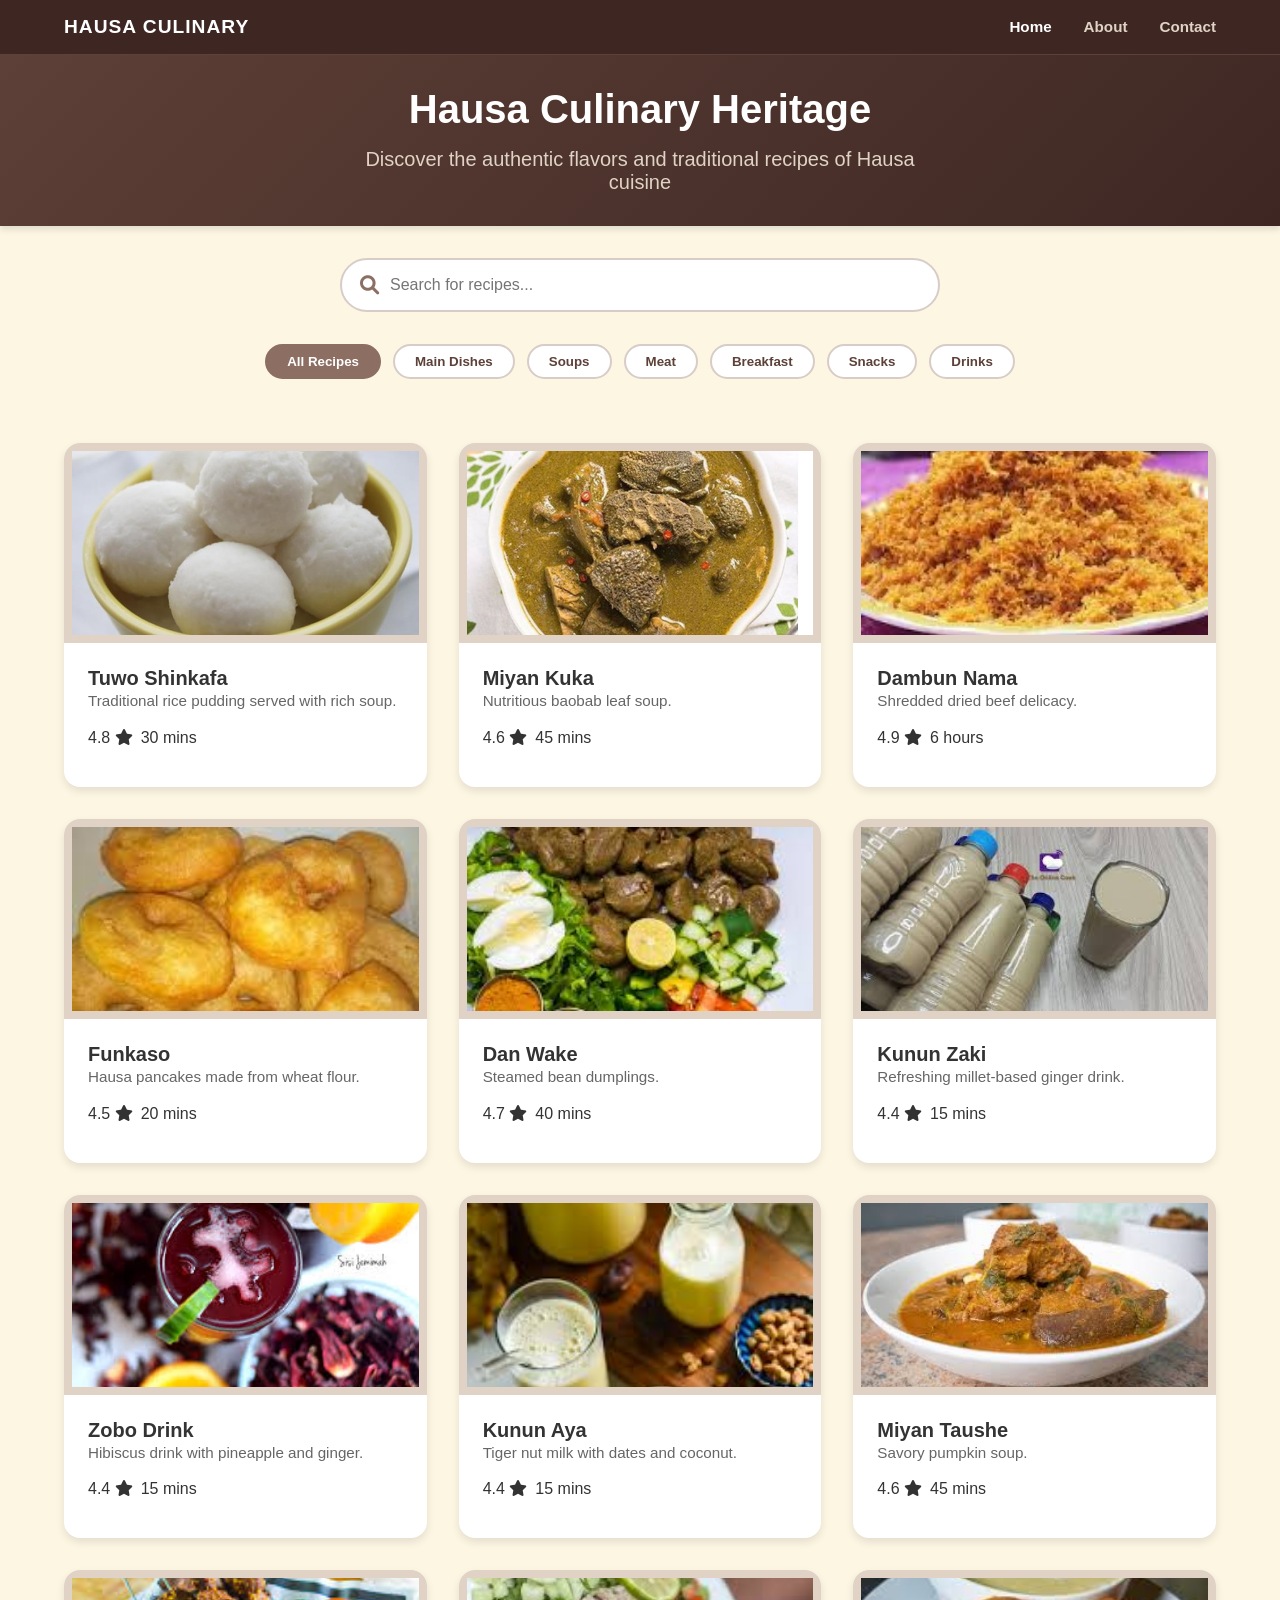
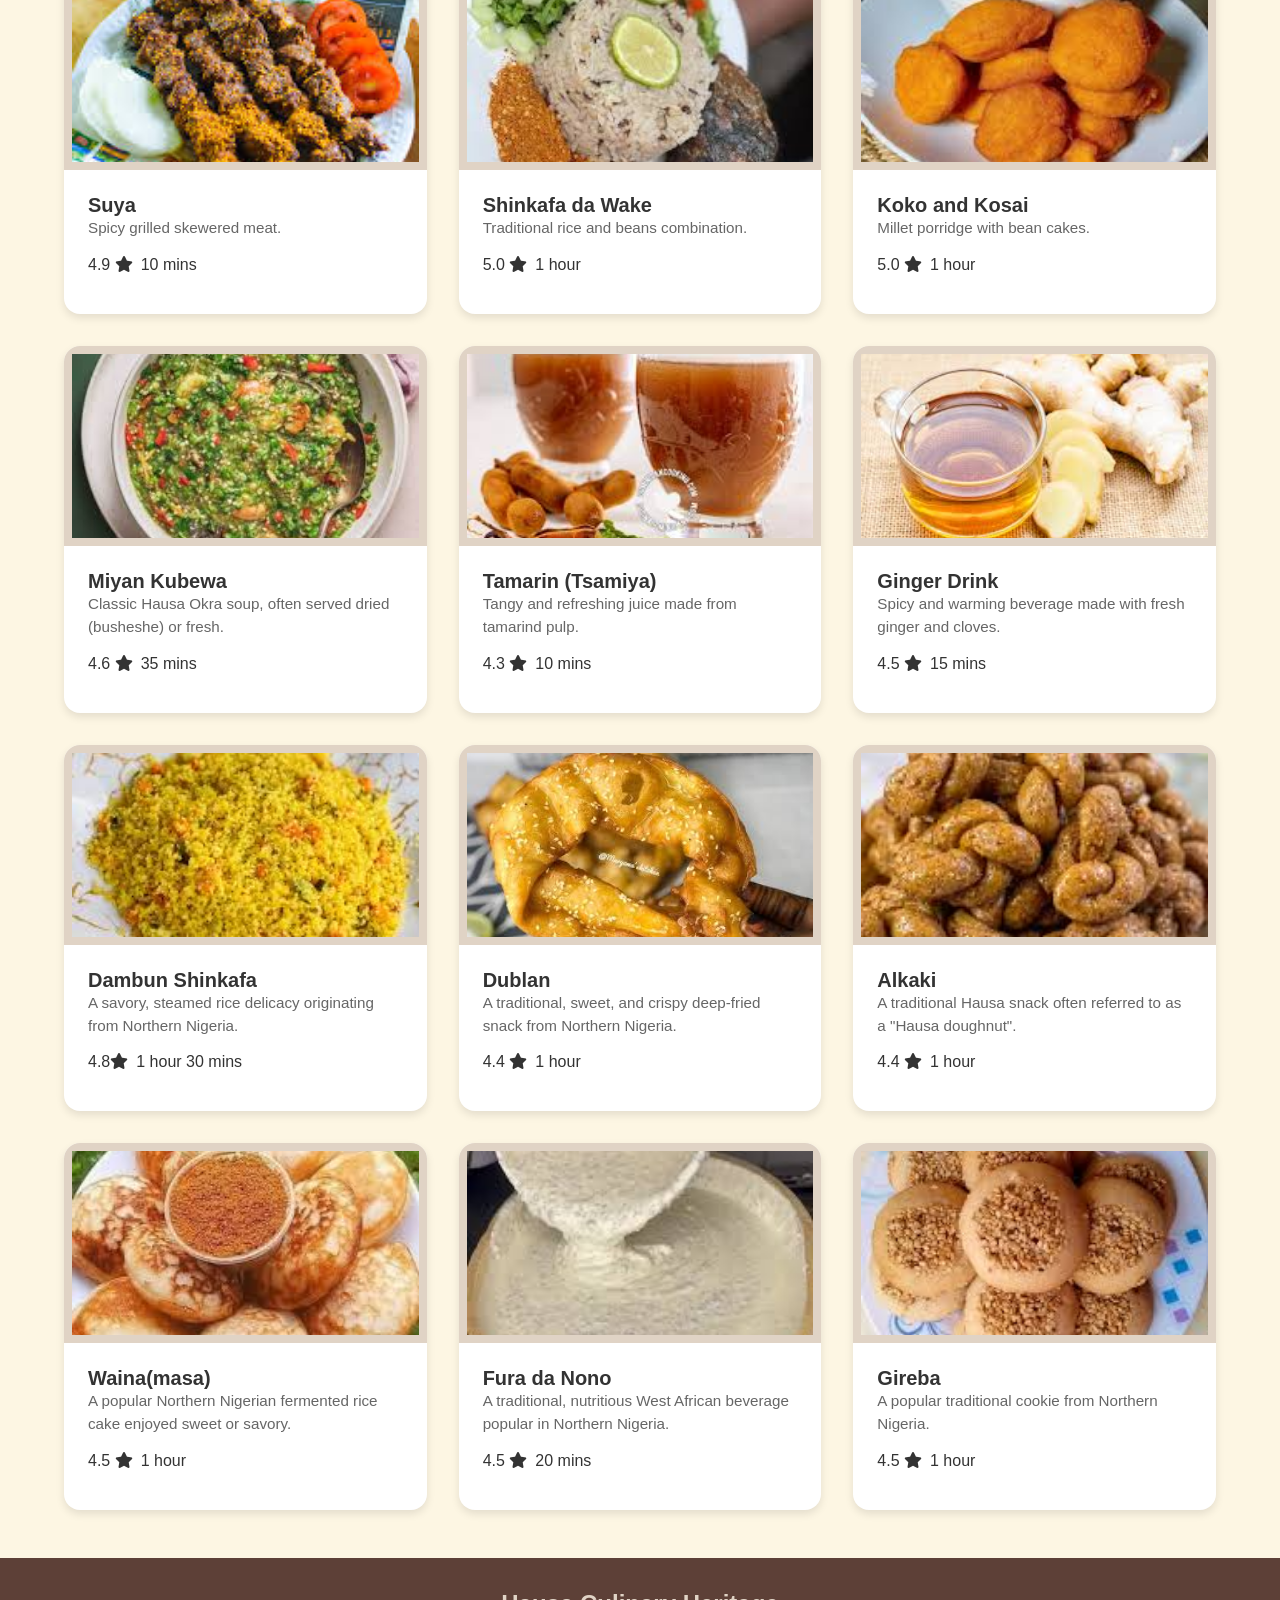
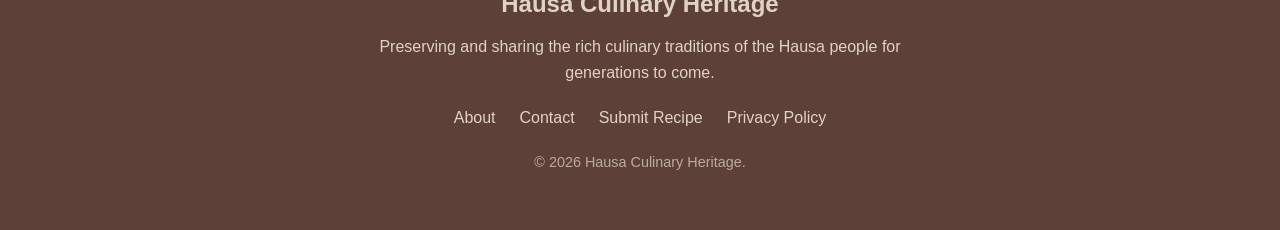
<file: index.html>
<!DOCTYPE html>
<html lang="en">
<head>
    <meta charset="UTF-8">
    <meta name="viewport" content="width=device-width, initial-scale=1.0">
    <title>Hausa Culinary Heritage</title>
    <link rel="stylesheet" href="styles.css">
    <link rel="stylesheet" href="https://cdnjs.cloudflare.com/ajax/libs/font-awesome/6.0.0/css/all.min.css">
    <style>
        /* CSS to ensure links don't change card appearance */
        .recipe-link {
            text-decoration: none;
            color: inherit;
            display: block;
        }
    </style>
</head>
<body>
<nav class="navbar">
    <div class="nav-container">
        <a href="index.html" class="nav-logo">HAUSA CULINARY</a>
        <ul class="nav-links">
            <li><a href="index.html" class="active">Home</a></li>
            <li><a href="about.html">About</a></li>
            <li><a href="contact.html">Contact</a></li>
        </ul>
    </div>
</nav>

<header class="header">
    <div class="container">
        <h1>Hausa Culinary Heritage</h1>
        <p>Discover the authentic flavors and traditional recipes of Hausa cuisine</p>
    </div>
</header>

<main class="container">
    <section class="search-section">
        <div class="search-box">
            <i class="fas fa-search"></i>
            <input type="text" id="searchInput" placeholder="Search for recipes...">
        </div>
        
        <div class="categories" id="categoriesContainer">
            <button class="category-btn active" data-category="all">All Recipes</button>
            <button class="category-btn" data-category="main">Main Dishes</button>
            <button class="category-btn" data-category="soup">Soups</button>
            <button class="category-btn" data-category="meat">Meat</button>
            <button class="category-btn" data-category="breakfast">Breakfast</button>
            <button class="category-btn" data-category="snack">Snacks</button>
            <button class="category-btn" data-category="drink">Drinks</button>
        </div>
    </section>

    <section class="recipes-container">
        <div class="recipes-grid" id="recipesGrid">
            
            <a href="tuwo.html" class="recipe-link">
                <div class="recipe-card" data-category="main">
                    <div class="recipe-image"><img src="Tuwon shinkafa.jpg" alt="Tuwo Shinkafa"></div>
                    <div class="recipe-content">
                        <h3 class="recipe-title">Tuwo Shinkafa</h3>
                        <p class="recipe-description">Traditional rice pudding served with rich soup.</p>
                        <div class="recipe-meta"><span>4.8 <i class="fas fa-star"></i></span> <span>30 mins</span></div>
                    </div>
                </div>
            </a>
            
            <a href="recipe-detail.html" class="recipe-link">
                <div class="recipe-card" data-category="soup">
                    <div class="recipe-image"><img src="miyan-kuka.jpg" alt="Miyan Kuka"></div>
                    <div class="recipe-content">
                        <h3 class="recipe-title">Miyan Kuka</h3>
                        <p class="recipe-description">Nutritious baobab leaf soup.</p>
                        <div class="recipe-meta"><span>4.6 <i class="fas fa-star"></i></span> <span>45 mins</span></div>
                    </div>
                </div>
            </a>

            <a href="recipe-detail.html" class="recipe-link">
                <div class="recipe-card" data-category="meat">
                    <div class="recipe-image"><img src="dambu.jfif" alt="Dambun Nama"></div>
                    <div class="recipe-content">
                        <h3 class="recipe-title">Dambun Nama</h3>
                        <p class="recipe-description">Shredded dried beef delicacy.</p>
                        <div class="recipe-meta"><span>4.9 <i class="fas fa-star"></i></span> <span>6 hours</span></div>
                    </div>
                </div>
            </a>

            <a href="recipe-detail.html" class="recipe-link">
                <div class="recipe-card" data-category="breakfast">
                    <div class="recipe-image"><img src="funkaso.jfif" alt="Funkaso"></div>
                    <div class="recipe-content">
                        <h3 class="recipe-title">Funkaso</h3>
                        <p class="recipe-description">Hausa pancakes made from wheat flour.</p>
                        <div class="recipe-meta"><span>4.5 <i class="fas fa-star"></i></span> <span>20 mins</span></div>
                    </div>
                </div>
            </a>

            <a href="recipe-detail.html" class="recipe-link">
                <div class="recipe-card" data-category="snack">
                    <div class="recipe-image"><img src="danwake.jfif" alt="Dan Wake"></div>
                    <div class="recipe-content">
                        <h3 class="recipe-title">Dan Wake</h3>
                        <p class="recipe-description">Steamed bean dumplings.</p>
                        <div class="recipe-meta"><span>4.7 <i class="fas fa-star"></i></span> <span>40 mins</span></div>
                    </div>
                </div>
            </a>

            <a href="recipe-detail.html" class="recipe-link">
                <div class="recipe-card" data-category="drink">
                    <div class="recipe-image"><img src="kunun zaki.jfif" alt="Kunun Zaki"></div>
                    <div class="recipe-content">
                        <h3 class="recipe-title">Kunun Zaki</h3>
                        <p class="recipe-description">Refreshing millet-based ginger drink.</p>
                        <div class="recipe-meta"><span>4.4 <i class="fas fa-star"></i></span> <span>15 mins</span></div>
                    </div>
                </div>
            </a>

            <a href="recipe-detail.html" class="recipe-link">
                <div class="recipe-card" data-category="drink">
                    <div class="recipe-image"><img src="zobo.jfif" alt="Zobo Drink"></div>
                    <div class="recipe-content">
                        <h3 class="recipe-title">Zobo Drink</h3>
                        <p class="recipe-description">Hibiscus drink with pineapple and ginger.</p>
                        <div class="recipe-meta"><span>4.4 <i class="fas fa-star"></i></span> <span>15 mins</span></div>
                    </div>
                </div>
            </a>

            <a href="recipe-detail.html" class="recipe-link">
                <div class="recipe-card" data-category="drink">
                    <div class="recipe-image"><img src="kunun aya.jfif" alt="Kunun Aya"></div>
                    <div class="recipe-content">
                        <h3 class="recipe-title">Kunun Aya</h3>
                        <p class="recipe-description">Tiger nut milk with dates and coconut.</p>
                        <div class="recipe-meta"><span>4.4 <i class="fas fa-star"></i></span> <span>15 mins</span></div>
                    </div>
                </div>
            </a>

            <a href="recipe-detail.html" class="recipe-link">
                <div class="recipe-card" data-category="soup">
                    <div class="recipe-image"><img src="miyan taushe.jfif" alt="Miyan Taushe"></div>
                    <div class="recipe-content">
                        <h3 class="recipe-title">Miyan Taushe</h3>
                        <p class="recipe-description">Savory pumpkin soup.</p>
                        <div class="recipe-meta"><span>4.6 <i class="fas fa-star"></i></span> <span>45 mins</span></div>
                    </div>
                </div>
            </a>

            <a href="recipe-detail.html" class="recipe-link">
                <div class="recipe-card" data-category="meat">
                    <div class="recipe-image"><img src="suya.jfif" alt="Suya"></div>
                    <div class="recipe-content">
                        <h3 class="recipe-title">Suya</h3>
                        <p class="recipe-description">Spicy grilled skewered meat.</p>
                        <div class="recipe-meta"><span>4.9 <i class="fas fa-star"></i></span> <span>10 mins</span></div>
                    </div>
                </div>
            </a>

            <a href="recipe-detail.html" class="recipe-link">
                <div class="recipe-card" data-category="main">
                    <div class="recipe-image"><img src="shinkafa da wake.jfif" alt="Shinkafa da Wake"></div>
                    <div class="recipe-content">
                        <h3 class="recipe-title">Shinkafa da Wake</h3>
                        <p class="recipe-description">Traditional rice and beans combination.</p>
                        <div class="recipe-meta"><span>5.0 <i class="fas fa-star"></i></span> <span>1 hour</span></div>
                    </div>
                </div>
            </a>

            <a href="recipe-detail.html" class="recipe-link">
                <div class="recipe-card" data-category="breakfast">
                    <div class="recipe-image"><img src="koko&kosai.jfif" alt="Koko and Kosai"></div>
                    <div class="recipe-content">
                        <h3 class="recipe-title">Koko and Kosai</h3>
                        <p class="recipe-description">Millet porridge with bean cakes.</p>
                        <div class="recipe-meta"><span>5.0 <i class="fas fa-star"></i></span> <span>1 hour</span></div>
                    </div>
                </div>
            </a>

            <a href="recipe-detail.html" class="recipe-link">
                <div class="recipe-card" data-category="soup">
                    <div class="recipe-image"><img src="kubewa.jfif" alt="Miyan Kubewa"></div>
                    <div class="recipe-content">
                        <h3 class="recipe-title">Miyan Kubewa</h3>
                        <p class="recipe-description">Classic Hausa Okra soup, often served dried (busheshe) or fresh.</p>
                        <div class="recipe-meta"><span>4.6 <i class="fas fa-star"></i></span> <span>35 mins</span></div>
                    </div>
                </div>
            </a>

            <a href="recipe-detail.html" class="recipe-link">
                <div class="recipe-card" data-category="drink">
                    <div class="recipe-image"><img src="tamarin.jfif" alt="Tamarin Drink"></div>
                    <div class="recipe-content">
                        <h3 class="recipe-title">Tamarin (Tsamiya)</h3>
                        <p class="recipe-description">Tangy and refreshing juice made from tamarind pulp.</p>
                        <div class="recipe-meta"><span>4.3 <i class="fas fa-star"></i></span> <span>10 mins</span></div>
                    </div>
                </div>
            </a>

            <a href="recipe-detail.html" class="recipe-link">
                <div class="recipe-card" data-category="drink">
                    <div class="recipe-image"><img src="ginger.jfif" alt="Ginger Drink"></div>
                    <div class="recipe-content">
                        <h3 class="recipe-title">Ginger Drink</h3>
                        <p class="recipe-description">Spicy and warming beverage made with fresh ginger and cloves.</p>
                        <div class="recipe-meta"><span>4.5 <i class="fas fa-star"></i></span> <span>15 mins</span></div>
                    </div>
                </div>
            </a>
            
            <a href="recipe-detail.html" class="recipe-link">
                <div class="recipe-card" data-category="main">
                    <div class="recipe-image"><img src="dambu rice.jfif" alt="Dambun Shinkafa"></div>
                    <div class="recipe-content">
                        <h3 class="recipe-title">Dambun Shinkafa</h3>
                        <p class="recipe-description">A savory, steamed rice delicacy originating from Northern Nigeria.</p>
                        <div class="recipe-meta"><span>4.8<i class="fas fa-star"></i></span> <span>1 hour 30 mins</span></div>
                    </div>
                </div>
            </a>

            <a href="recipe-detail.html" class="recipe-link">
                <div class="recipe-card" data-category="snack">
                    <div class="recipe-image"><img src="dublan.jfif" alt="dublan"></div>
                    <div class="recipe-content">
                        <h3 class="recipe-title">Dublan</h3>
                        <p class="recipe-description">A traditional, sweet, and crispy deep-fried snack from Northern Nigeria.</p>
                        <div class="recipe-meta"><span>4.4 <i class="fas fa-star"></i></span> <span>1 hour</span></div>
                    </div>
                </div>
            </a>

            <a href="recipe-detail.html" class="recipe-link">
                <div class="recipe-card" data-category="snack">
                    <div class="recipe-image"><img src="alkaki.jfif" alt="Alkaki"></div>
                    <div class="recipe-content">
                        <h3 class="recipe-title">Alkaki</h3>
                        <p class="recipe-description">A traditional Hausa snack often referred to as a "Hausa doughnut".</p>
                        <div class="recipe-meta"><span>4.4 <i class="fas fa-star"></i></span> <span>1 hour</span></div>
                    </div>
                </div>
            </a>

            <a href="recipe-detail.html" class="recipe-link">
                <div class="recipe-card" data-category="breakfast">
                    <div class="recipe-image"><img src="masa.jfif" alt="Waina(masa)"></div>
                    <div class="recipe-content">
                        <h3 class="recipe-title">Waina(masa)</h3>
                        <p class="recipe-description">A popular Northern Nigerian fermented rice cake enjoyed sweet or savory.</p>
                        <div class="recipe-meta"><span>4.5 <i class="fas fa-star"></i></span> <span>1 hour</span></div>
                    </div>
                </div>
            </a>

            <a href="recipe-detail.html" class="recipe-link">
                <div class="recipe-card" data-category="drink">
                    <div class="recipe-image"><img src="fura.jfif" alt="Fura da Nono"></div>
                    <div class="recipe-content">
                        <h3 class="recipe-title">Fura da Nono</h3>
                        <p class="recipe-description">A traditional, nutritious West African beverage popular in Northern Nigeria.</p>
                        <div class="recipe-meta"><span>4.5 <i class="fas fa-star"></i></span> <span>20 mins</span></div>
                    </div>
                </div>
            </a>

            <a href="recipe-detail.html" class="recipe-link">
                <div class="recipe-card" data-category="snack">
                    <div class="recipe-image"><img src="gireba.jfif" alt="Gireba"></div>
                    <div class="recipe-content">
                        <h3 class="recipe-title">Gireba</h3>
                        <p class="recipe-description">A popular traditional cookie from Northern Nigeria.</p>
                        <div class="recipe-meta"><span>4.5 <i class="fas fa-star"></i></span> <span>1 hour</span></div>
                    </div>
                </div>
            </a>

        </div>
    </section>
</main>

<footer class="footer">
    <div class="container">
        <h3>Hausa Culinary Heritage</h3>
        <p>Preserving and sharing the rich culinary traditions of the Hausa people for generations to come.</p>
        <div class="footer-links">
            <a href="about.html">About</a>
            <a href="contact.html">Contact</a>
            <a href="#">Submit Recipe</a>
            <a href="#">Privacy Policy</a>
        </div>
        <p class="copyright">&copy; 2026 Hausa Culinary Heritage.</p>
    </div>
</footer>

<script src="script.js"></script>
</body>
</html>
</file>
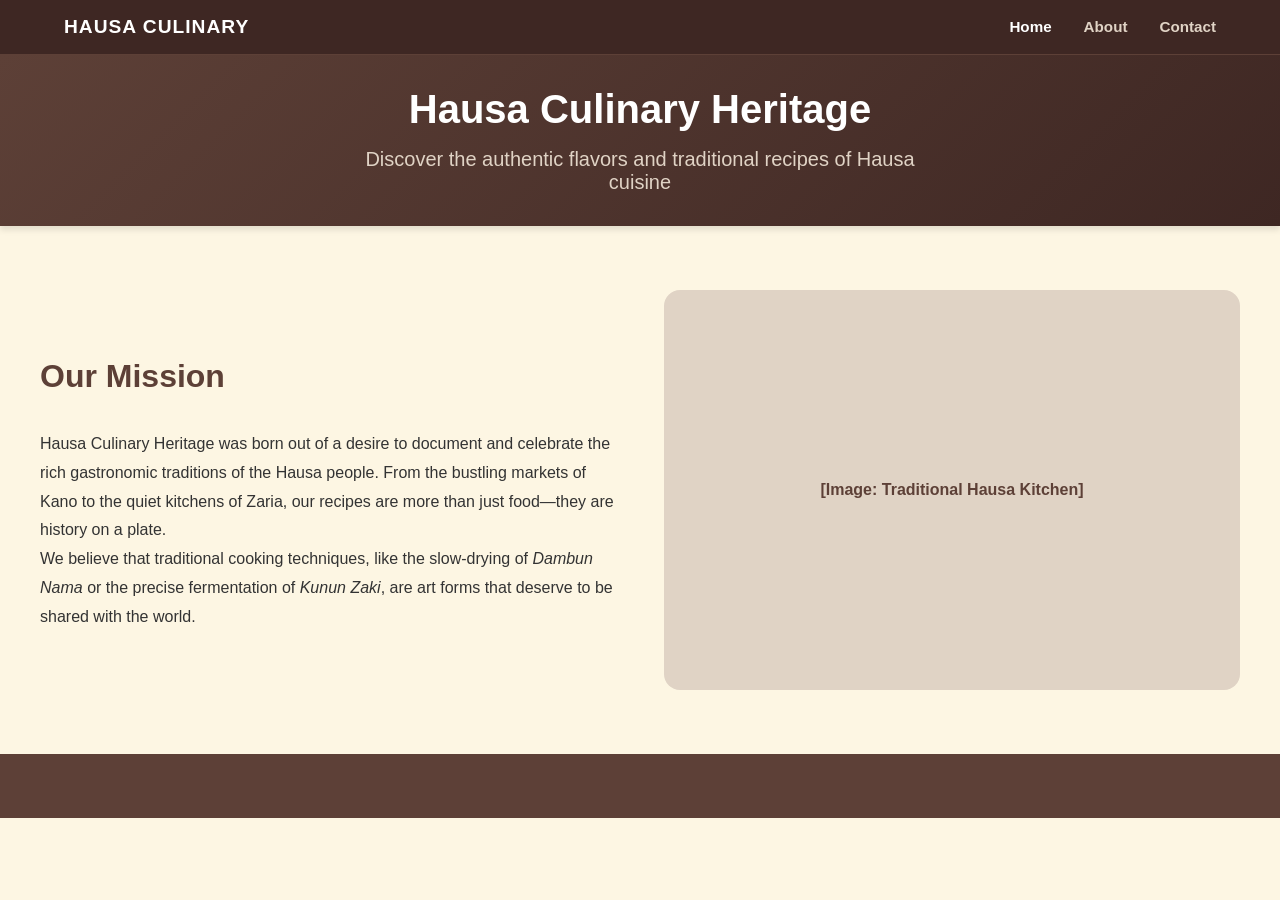
<file: about.html>
<!DOCTYPE html>
<html lang="en">
<head>
    <meta charset="UTF-8">
    <meta name="viewport" content="width=device-width, initial-scale=1.0">
    <title>About Us - Hausa Culinary Heritage</title>
    <link rel="stylesheet" href="styles.css">
</head>
<body>
    <nav class="navbar">
        <div class="nav-container">
            <a href="index.html" class="nav-logo">HAUSA CULINARY</a>
            <ul class="nav-links">
                <li><a href="index.html" class="active">Home</a></li>
                <li><a href="about.html">About</a></li>
                <li><a href="contact.html">Contact</a></li>
            </ul>
            <div class="nav-toggle">
                <i class="fas fa-bars"></i>
            </div>
        </div>
    </nav>

    <header class="header">
        <div class="container">
            <h1>Hausa Culinary Heritage</h1>
            <p>Discover the authentic flavors and traditional recipes of Hausa cuisine</p>
        </div>
    </header>

    <main class="container about-content">
        <div class="about-grid">
            <div class="about-text">
                <h2>Our Mission</h2>
                <p>Hausa Culinary Heritage was born out of a desire to document and celebrate the rich gastronomic traditions of the Hausa people. From the bustling markets of Kano to the quiet kitchens of Zaria, our recipes are more than just food—they are history on a plate.</p>
                <p>We believe that traditional cooking techniques, like the slow-drying of <i>Dambun Nama</i> or the precise fermentation of <i>Kunun Zaki</i>, are art forms that deserve to be shared with the world.</p>
            </div>
            <div class="about-image-placeholder">
                   [Image: Traditional Hausa Kitchen]
            </div>
        </div>
    </main>

    <footer class="footer">
        </footer>
</body>
</html>
</file>
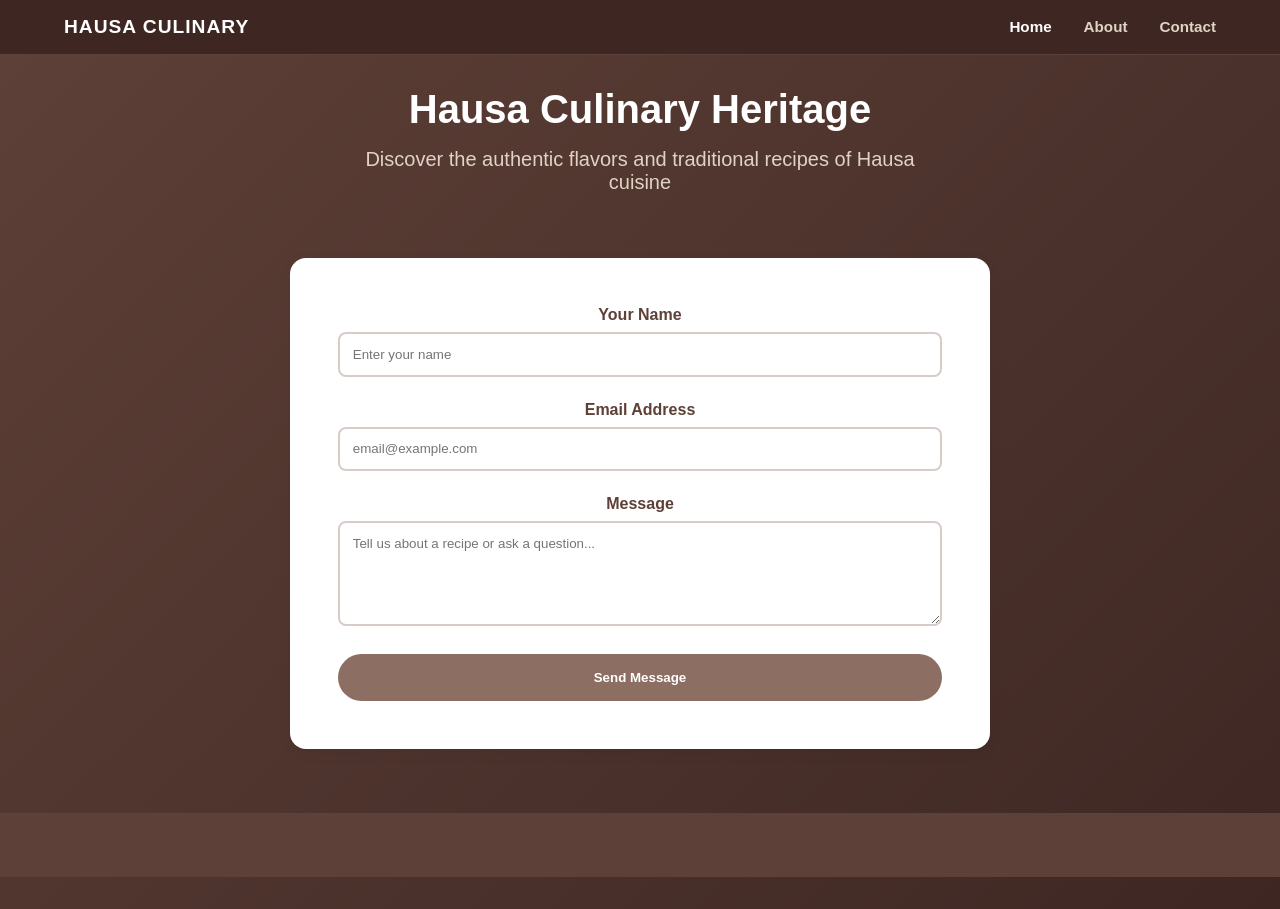
<file: contact.html>
<!DOCTYPE html>
<html lang="en">
<head>
    <meta charset="UTF-8">
    <meta name="viewport" content="width=device-width, initial-scale=1.0">
    <title>Contact Us - Hausa Culinary Heritage</title>
    <link rel="stylesheet" href="styles.css">
</head>
<body>
    <nav class="navbar">
        <div class="nav-container">
            <a href="home.html" class="nav-logo">HAUSA CULINARY</a>
            <ul class="nav-links">
                <li><a href="index.html" class="active">Home</a></li>
                <li><a href="about.html">About</a></li>
                <li><a href="contact.html">Contact</a></li>
            </ul>
            <div class="nav-toggle">
                <i class="fas fa-bars"></i>
            </div>
        </div>
    </nav>

    <header class="header">
        <div class="container">
            <h1>Hausa Culinary Heritage</h1>
            <p>Discover the authentic flavors and traditional recipes of Hausa cuisine</p>
        </div>

    <main class="container">
        <div class="contact-form-container">
            <form id="contactForm">
                <div class="form-group">
                    <label>Your Name</label>
                    <input type="text" placeholder="Enter your name">
                </div>
                <div class="form-group">
                    <label>Email Address</label>
                    <input type="email" placeholder="email@example.com">
                </div>
                <div class="form-group">
                    <label>Message</label>
                    <textarea rows="5" placeholder="Tell us about a recipe or ask a question..."></textarea>
                </div>
                <button type="submit" class="submit-btn">Send Message</button>
            </form>
        </div>
    </main>

    <footer class="footer">
        </footer>
</body>
</html>
</file>
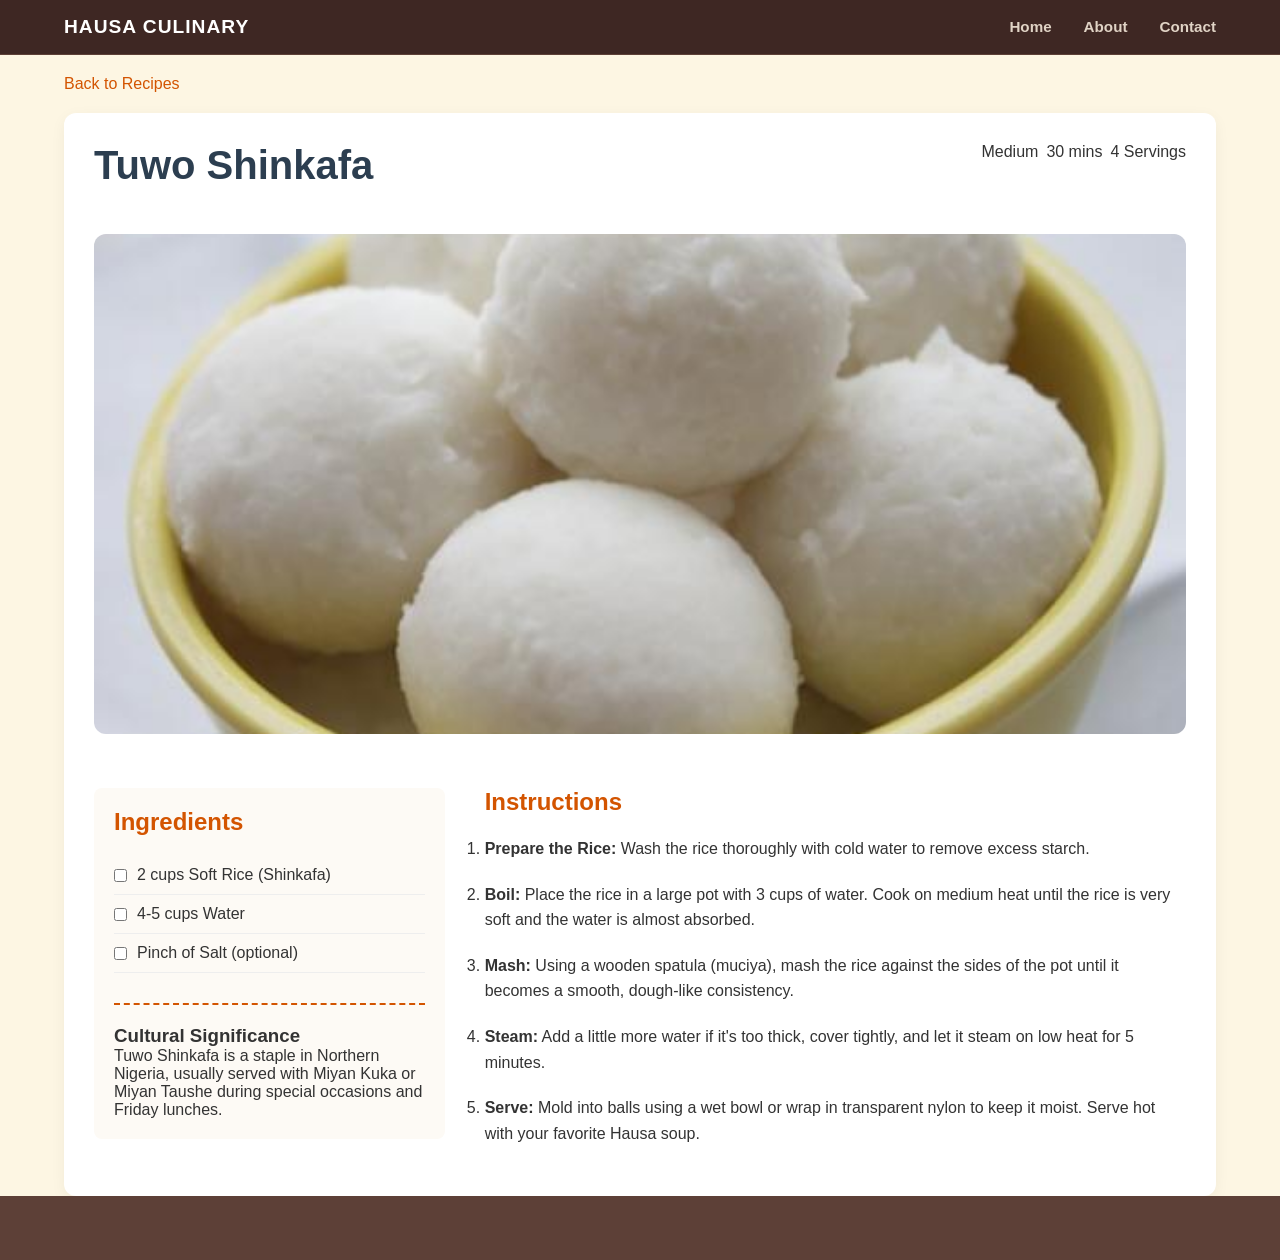
<file: tuwo.html>
<!DOCTYPE html>
<html lang="en">
<head>
    <meta charset="UTF-8">
    <meta name="viewport" content="width=device-width, initial-scale=1.0">
    <title>Tuwo Shinkafa - Hausa Culinary Heritage</title>
    <link rel="stylesheet" href="styles.css">
</head>
<body>
<nav class="navbar">
    <div class="nav-container">
        <a href="index.html" class="nav-logo">HAUSA CULINARY</a>
        <ul class="nav-links">
            <li><a href="index.html">Home</a></li>
            <li><a href="about.html">About</a></li>
            <li><a href="contact.html">Contact</a></li>
        </ul>
    </div>
</nav>

<main class="container">
    <div style="margin-top: 20px;">
        <a href="index.html" style="text-decoration: none; color: #d35400;"><i class="fas fa-arrow-left"></i> Back to Recipes</a>
    </div>

    <article class="recipe-detail">
        <header class="recipe-header">
            <h1>Tuwo Shinkafa</h1>
            <div class="recipe-meta">
                <span><i class="fas fa-signal"></i> Medium</span>
                <span><i class="fas fa-clock"></i> 30 mins</span>
                <span><i class="fas fa-users"></i> 4 Servings</span>
            </div>
        </header>

        <div class="recipe-hero-image">
            <img src="Tuwon shinkafa.jpg" alt="Tuwo Shinkafa">
        </div>

        <div class="recipe-grid-layout">
            <aside class="ingredients">
                <h2>Ingredients</h2>
                <ul>
                    <li><input type="checkbox"> 2 cups Soft Rice (Shinkafa)</li>
                    <li><input type="checkbox"> 4-5 cups Water</li>
                    <li><input type="checkbox"> Pinch of Salt (optional)</li>
                </ul>
                
                <div class="cultural-note">
                    <h3>Cultural Significance</h3>
                    <p>Tuwo Shinkafa is a staple in Northern Nigeria, usually served with Miyan Kuka or Miyan Taushe during special occasions and Friday lunches.</p>
                </div>
            </aside>

            <section class="instructions">
                <h2>Instructions</h2>
                <ol>
                    <li>
                        <strong>Prepare the Rice:</strong> Wash the rice thoroughly with cold water to remove excess starch.
                    </li>
                    <li>
                        <strong>Boil:</strong> Place the rice in a large pot with 3 cups of water. Cook on medium heat until the rice is very soft and the water is almost absorbed.
                    </li>
                    <li>
                        <strong>Mash:</strong> Using a wooden spatula (muciya), mash the rice against the sides of the pot until it becomes a smooth, dough-like consistency.
                    </li>
                    <li>
                        <strong>Steam:</strong> Add a little more water if it's too thick, cover tightly, and let it steam on low heat for 5 minutes.
                    </li>
                    <li>
                        <strong>Serve:</strong> Mold into balls using a wet bowl or wrap in transparent nylon to keep it moist. Serve hot with your favorite Hausa soup.
                    </li>
                </ol>
            </section>
        </div>
    </article>
</main>

<footer class="footer">
    </footer>
</body>
</html>
</file>
<file: styles.css>
* {
            margin: 0;
            padding: 0;
            box-sizing: border-box;
            font-family: 'Segoe UI', Tahoma, Geneva, Verdana, sans-serif;
        }

        body {
            background-color: #fdf6e3;
            color: #333;
            min-height: 100vh;
        }

        .header {
            background: linear-gradient(135deg, #5d4037, #3e2723);
            color: white;
            padding: 2rem 0;
            text-align: center;
            box-shadow: 0 4px 6px rgba(0, 0, 0, 0.1);
        }

        .header h1 {
            font-size: 2.5rem;
            margin-bottom: 1rem;
            font-weight: 700;
        }

        .header p {
            font-size: 1.25rem;
            color: #e0d3c5;
            max-width: 600px;
            margin: 0 auto;
        }

        .container {
            max-width: 1200px;
            margin: 0 auto;
            padding: 0 1.5rem;
        }

        .search-section {
            padding: 2rem 0;
            text-align: center;
        }

        .search-box {
            position: relative;
            max-width: 600px;
            margin: 0 auto 2rem;
        }

        .search-box input {
            width: 100%;
            padding: 1rem 1rem 1rem 3rem;
            border: 2px solid #d7ccc8;
            border-radius: 50px;
            font-size: 1rem;
            outline: none;
            transition: all 0.3s ease;
        }

        .search-box input:focus {
            border-color: #8d6e63;
            box-shadow: 0 0 0 3px rgba(141, 110, 99, 0.2);
        }

        .search-box i {
            position: absolute;
            left: 1.25rem;
            top: 50%;
            transform: translateY(-50%);
            color: #8d6e63;
            font-size: 1.2rem;
        }

        .categories {
            display: flex;
            flex-wrap: wrap;
            justify-content: center;
            gap: 0.75rem;
            margin-bottom: 2rem;
        }

        .category-btn {
            display: flex;
            align-items: center;
            gap: 0.5rem;
            padding: 0.5rem 1.25rem;
            background: white;
            border: 2px solid #d7ccc8;
            border-radius: 50px;
            cursor: pointer;
            transition: all 0.3s ease;
            font-weight: 600;
            color: #5d4037;
        }

        .category-btn:hover {
            background: #f5f5f5;
            border-color: #8d6e63;
        }

        .category-btn.active {
            background: #8d6e63;
            color: white;
            border-color: #8d6e63;
        }

        .recipes-grid {
            display: grid;
            grid-template-columns: repeat(auto-fill, minmax(300px, 1fr));
            gap: 2rem;
            margin-bottom: 3rem;
        }

        .recipe-card {
            background: white;
            border-radius: 16px;
            overflow: hidden;
            box-shadow: 0 4px 8px rgba(0, 0, 0, 0.1);
            transition: transform 0.3s ease, box-shadow 0.3s ease;
        }

        .recipe-card:hover {
            transform: translateY(-5px);
            box-shadow: 0 8px 25px rgba(0, 0, 0, 0.15);
        }

        .recipe-image {
            width: 100%;
            height: 180px;
            background-color: #e0d3c5;
            display: flex;
            align-items: center;
            justify-content: center;
            color: #5d4037;
            font-weight: bold;
            font-size: 1.1rem;
            text-align: center;
            padding: 0.5rem;
        }

        .recipe-content {
            padding: 1.5rem;
        }

        .recipe-header {
            display: flex;
            justify-content: space-between;
            align-items: start;
            margin-bottom: 1rem;
        }

        .recipe-title {
            font-size: 1.25rem;
            font-weight: 700;
            color: #333;
            margin: 0;
        }

        .recipe-rating {
            display: flex;
            align-items: center;
            gap: 0.25rem;
            background: #f5f5dc;
            padding: 0.25rem 0.5rem;
            border-radius: 20px;
            font-weight: 600;
            color: #8d6e63;
        }

        .recipe-description {
            color: #666;
            margin-bottom: 1rem;
            line-height: 1.5;
            font-size: 0.95rem;
        }

        .recipe-meta {
            display: flex;
            flex-wrap: wrap;
            gap: 0.5rem;
            margin-bottom: 1rem;
        }

        .meta-item {
            display: flex;
            align-items: center;
            gap: 0.25rem;
            background: #f5f5dc;
            padding: 0.25rem 0.75rem;
            border-radius: 20px;
            font-size: 0.85rem;
            color: #5d4037;
        }

        .recipe-region {
            display: flex;
            align-items: center;
            gap: 0.25rem;
            font-size: 0.85rem;
            color: #8d6e63;
            margin-bottom: 1rem;
        }

        .view-recipe-btn {
            width: 100%;
            padding: 0.75rem;
            background: #8d6e63;
            color: white;
            border: none;
            border-radius: 8px;
            font-weight: 600;
            cursor: pointer;
            transition: background 0.3s ease;
            text-decoration: none;
            display: block;
            text-align: center;
        }

        .view-recipe-btn:hover {
            background: #7d5e53;
        }

        .no-results {
            text-align: center;
            padding: 3rem 0;
        }

        .no-results i {
            font-size: 4rem;
            color: #8d6e63;
            margin-bottom: 1.5rem;
        }

        .no-results h3 {
            font-size: 1.5rem;
            margin-bottom: 0.5rem;
            color: #5d4037;
        }

        .no-results p {
            color: #8d6e63;
        }

        .footer {
            background: #5d4037;
            color: #e0d3c5;
            padding: 2rem 0;
            text-align: center;
        }

        .footer h3 {
            font-size: 1.5rem;
            margin-bottom: 1rem;
            font-weight: 700;
        }

        .footer p {
            max-width: 600px;
            margin: 0 auto 1.5rem;
            line-height: 1.6;
        }

        .footer-links {
            display: flex;
            justify-content: center;
            gap: 1.5rem;
            margin-bottom: 1.5rem;
            flex-wrap: wrap;
        }

        .footer-links a {
            color: #e0d3c5;
            text-decoration: none;
            transition: color 0.3s ease;
        }

        .footer-links a:hover {
            color: white;
        }

        .copyright {
            font-size: 0.9rem;
            color: #bcaaa4;
        }

        @media (max-width: 768px) {
            .header h1 {
                font-size: 2rem;
            }
            
            .header p {
                font-size: 1rem;
            }
            
            .categories {
                gap: 0.5rem;
            }
            
            .category-btn {
                padding: 0.4rem 1rem;
                font-size: 0.9rem;
            }
            
            .recipes-grid {
                grid-template-columns: 1fr;
                gap: 1.5rem;
            }
        }
        /* Navigation Styles */
.navbar {
    background: #3e2723;
    padding: 1rem 0;
    position: sticky;
    top: 0;
    z-index: 1000;
    border-bottom: 1px solid #5d4037;
}

.nav-container {
    display: flex;
    justify-content: space-between;
    align-items: center;
    max-width: 1200px;
    margin: 0 auto;
    padding: 0 1.5rem;
}

.nav-logo {
    color: white;
    text-decoration: none;
    font-weight: 700;
    font-size: 1.2rem;
    letter-spacing: 1px;
}

.nav-links {
    display: flex;
    gap: 2rem;
    list-style: none;
}

.nav-links a {
    color: #e0d3c5;
    text-decoration: none;
    font-weight: 600;
    font-size: 0.95rem;
    transition: color 0.3s ease;
}

.nav-links a:hover, .nav-links a.active {
    color: white;
}

/* Mobile Nav Toggle (Hidden by default) */
.nav-toggle {
    display: none;
    color: white;
    font-size: 1.5rem;
    cursor: pointer;
}

@media (max-width: 768px) {
    .nav-links {
        display: none; /* You can add JS later to toggle this */
    }
    .nav-toggle {
        display: block;
    }
}
        .contact-form-container {
            max-width: 700px;
            margin: 4rem auto;
            background: white;
            padding: 3rem;
            border-radius: 16px;
            box-shadow: 0 4px 15px rgba(0,0,0,0.05);
        }
        .form-group {
            margin-bottom: 1.5rem;
        }
        .form-group label {
            display: block;
            margin-bottom: 0.5rem;
            color: #5d4037;
            font-weight: 600;
        }
        .form-group input, .form-group textarea {
            width: 100%;
            padding: 0.8rem;
            border: 2px solid #d7ccc8;
            border-radius: 8px;
            outline: none;
        }
        .form-group input:focus, .form-group textarea:focus {
            border-color: #8d6e63;
        }
        .submit-btn {
            background: #8d6e63;
            color: white;
            border: none;
            padding: 1rem 2rem;
            border-radius: 50px;
            cursor: pointer;
            font-weight: bold;
            width: 100%;
        }

        .about-content {
            padding: 4rem 0;
            line-height: 1.8;
        }
        .about-grid {
            display: grid;
            grid-template-columns: 1fr 1fr;
            gap: 3rem;
            align-items: center;
        }
        .about-text h2 {
            color: #5d4037;
            margin-bottom: 1.5rem;
            font-size: 2rem;
        }
        .about-image-placeholder {
            background-color: #e0d3c5;
            height: 400px;
            border-radius: 16px;
            display: flex;
            align-items: center;
            justify-content: center;
            color: #5d4037;
            font-weight: bold;
        }
        @media (max-width: 768px) {
            .about-grid { grid-template-columns: 1fr; }
        }

        /* Container for the image */
.recipe-image {
    width: 100%;
    height: 200px;    /* This limits the height of the image area */
    overflow: hidden; /* This hides any part of the image that is too big */
    border-radius: 8px 8px 0 0; /* Rounds the top corners to match the card */
}

/* The actual img tag */
.recipe-image img {
    width: 100%;      /* Makes the image fill the width of the card */
    height: 100%;     /* Makes the image fill the 200px height */
    object-fit: cover; /* IMPORTANT: This crops the image to fit without stretching it */
    display: block;
}

/* Optional: Add a nice hover effect */
.recipe-card:hover .recipe-image img {
    transform: scale(1.05);
    transition: transform 0.3s ease;

}

/* Recipe Detail Specific Styles */
.recipe-detail {
    background: white;
    padding: 30px;
    border-radius: 12px;
    margin-top: 20px;
    box-shadow: 0 4px 15px rgba(0,0,0,0.05);
}

.recipe-header h1 {
    font-size: 2.5rem;
    color: #2c3e50;
    margin-bottom: 10px;
}

.recipe-hero-image img {
    width: 100%;
    max-height: 500px;
    object-fit: cover;
    border-radius: 12px;
    margin: 20px 0;
}

.recipe-grid-layout {
    display: grid;
    grid-template-columns: 1fr 2fr;
    gap: 40px;
    margin-top: 30px;
}

/* Ingredients List */
.ingredients {
    background: #fdfaf5;
    padding: 20px;
    border-radius: 8px;
    height: fit-content;
}

.ingredients ul {
    list-style: none;
    padding: 0;
}

.ingredients li {
    padding: 10px 0;
    border-bottom: 1px solid #eee;
    display: flex;
    align-items: center;
    gap: 10px;
}

/* Instructions */
.instructions h2, .ingredients h2 {
    color: #d35400;
    margin-bottom: 20px;
}

.instructions ol li {
    margin-bottom: 20px;
    line-height: 1.6;
}

.cultural-note {
    margin-top: 30px;
    padding-top: 20px;
    border-top: 2px dashed #d35400;
}

/* Responsive for Mobile */
@media (max-width: 768px) {
    .recipe-grid-layout {
        grid-template-columns: 1fr;
    }
}
</file>
